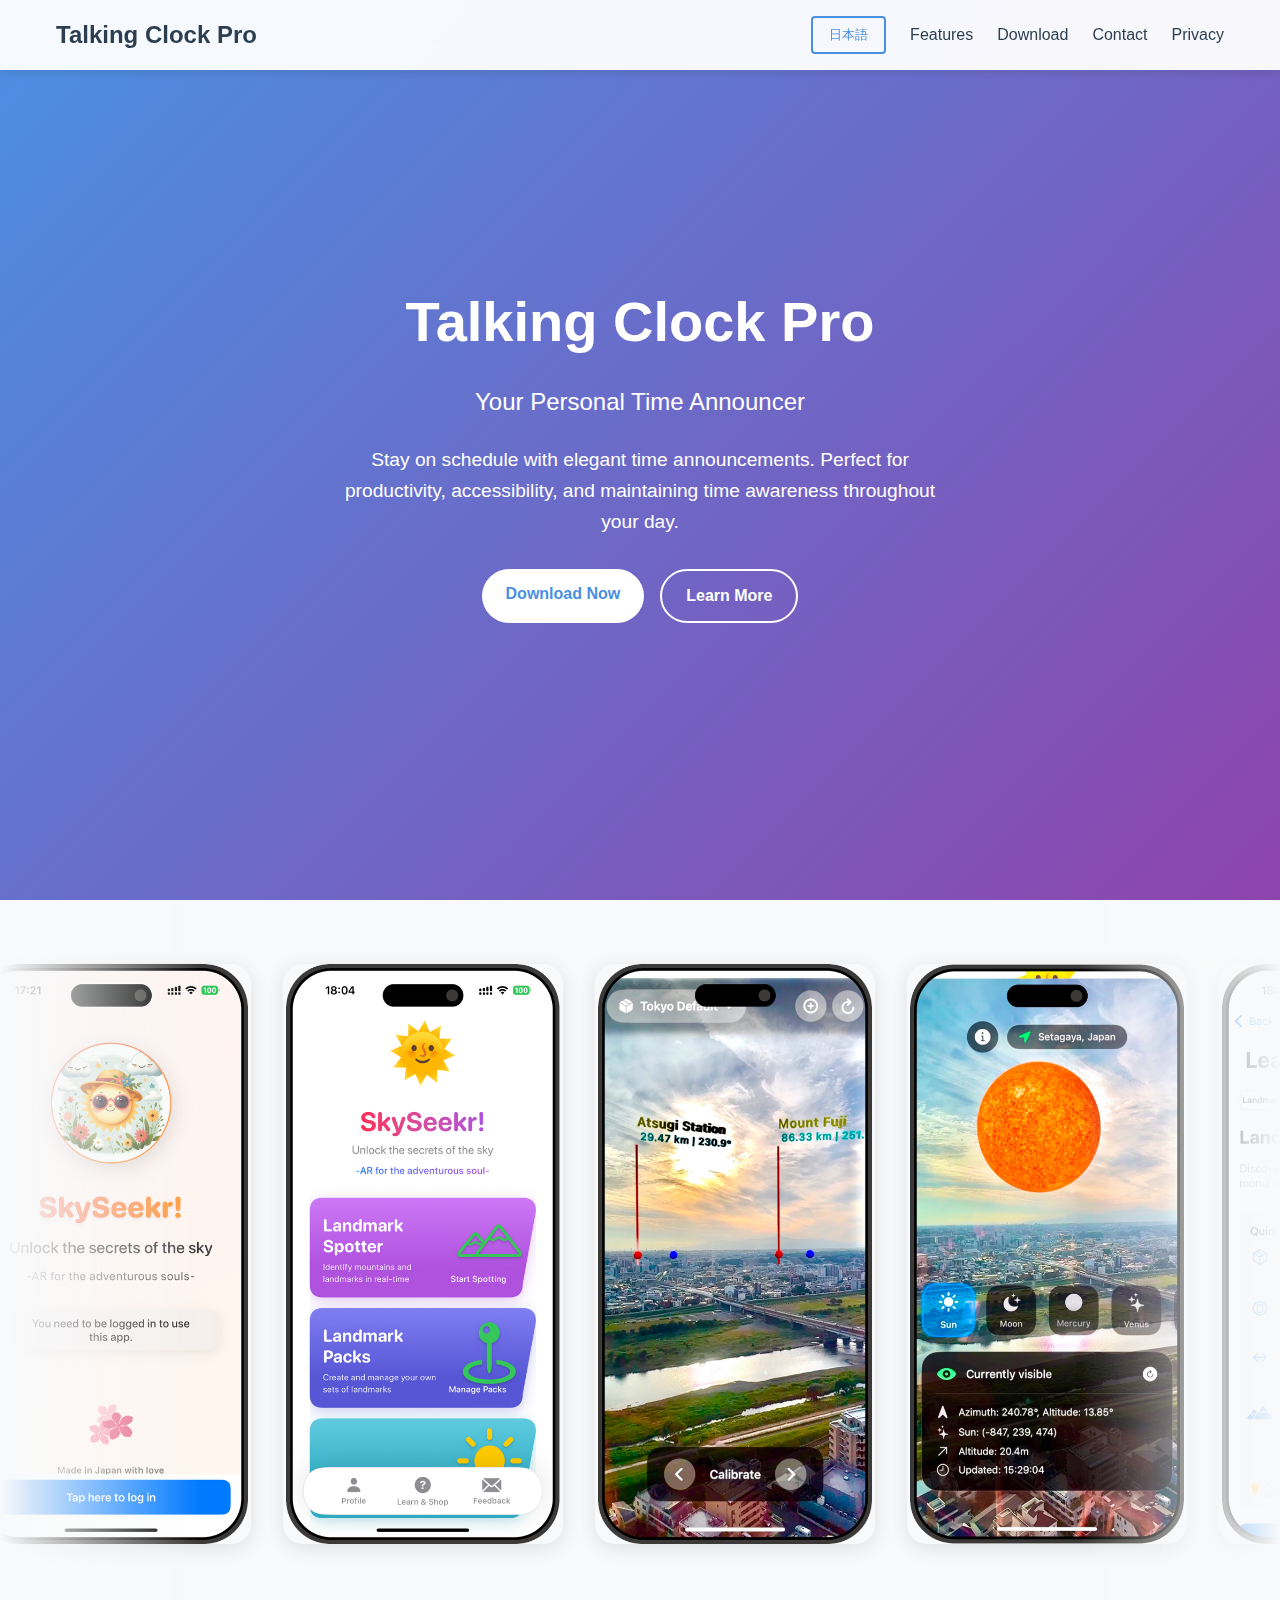
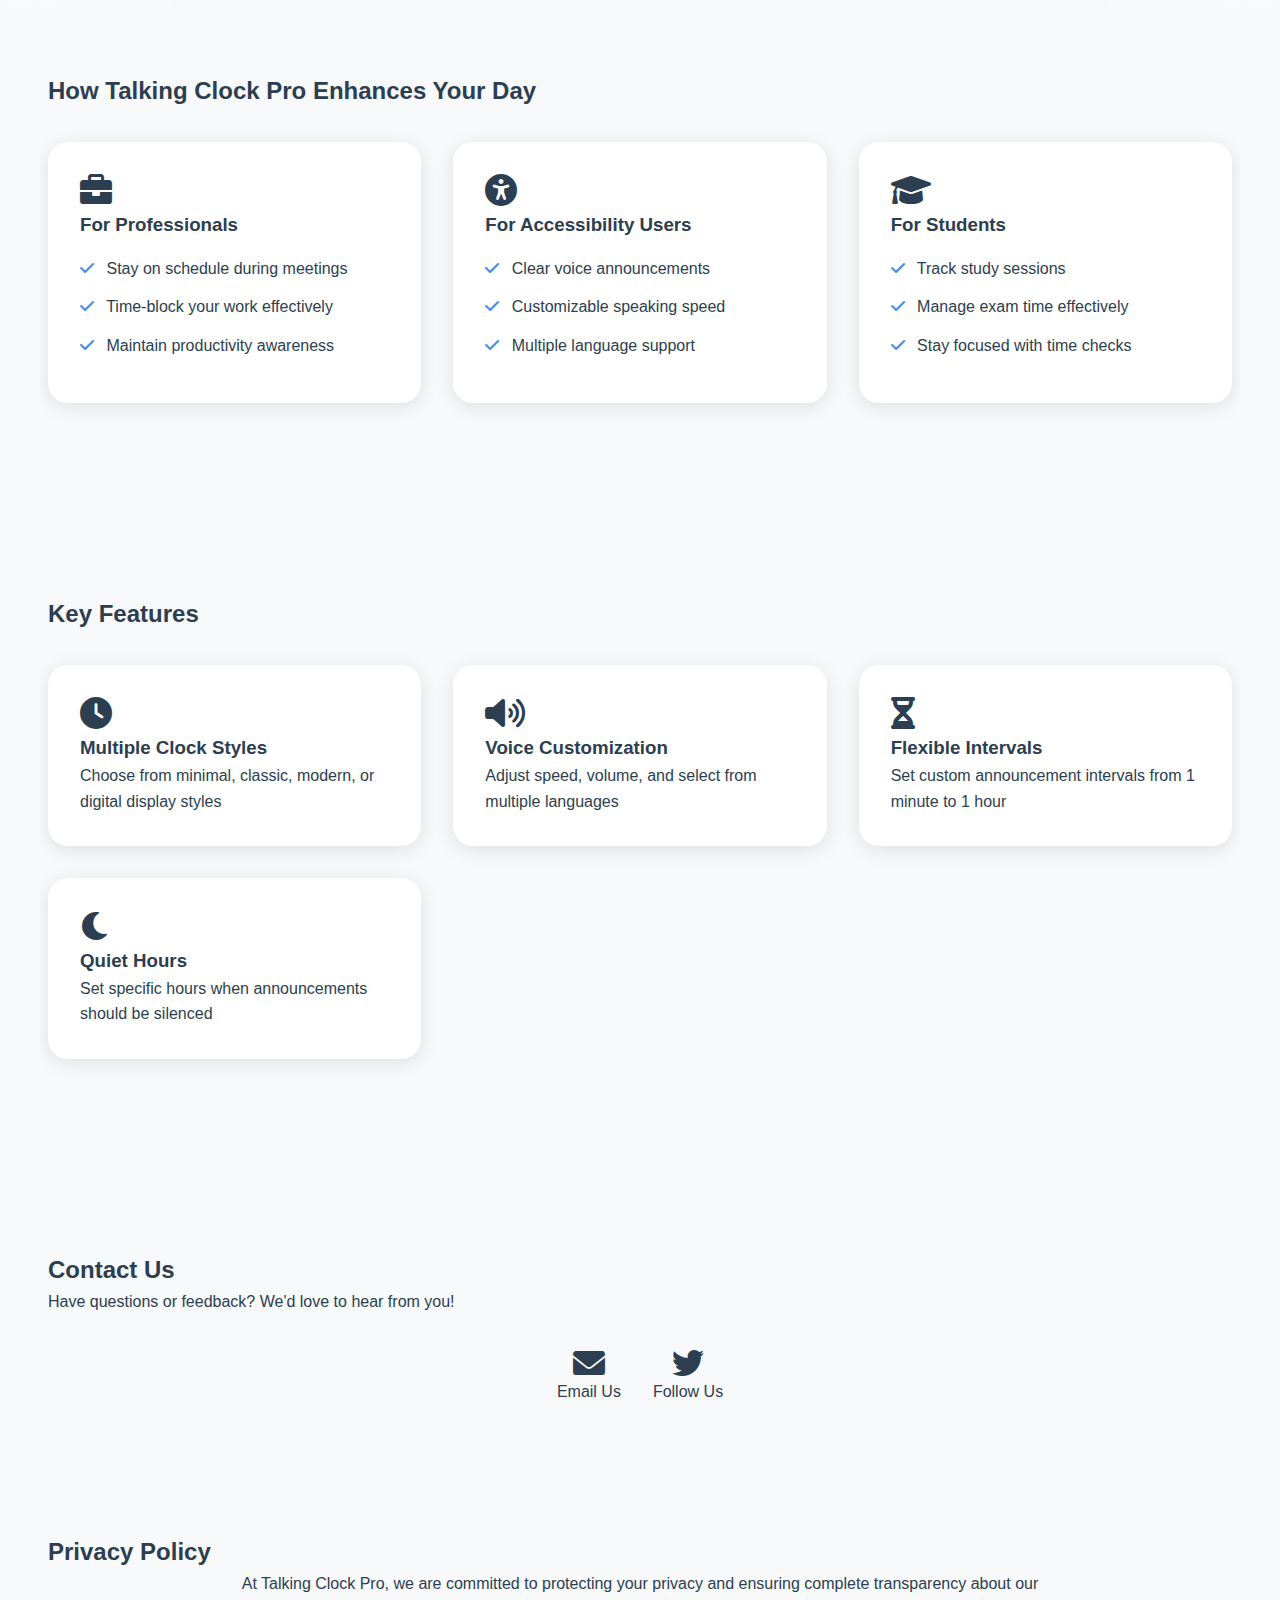
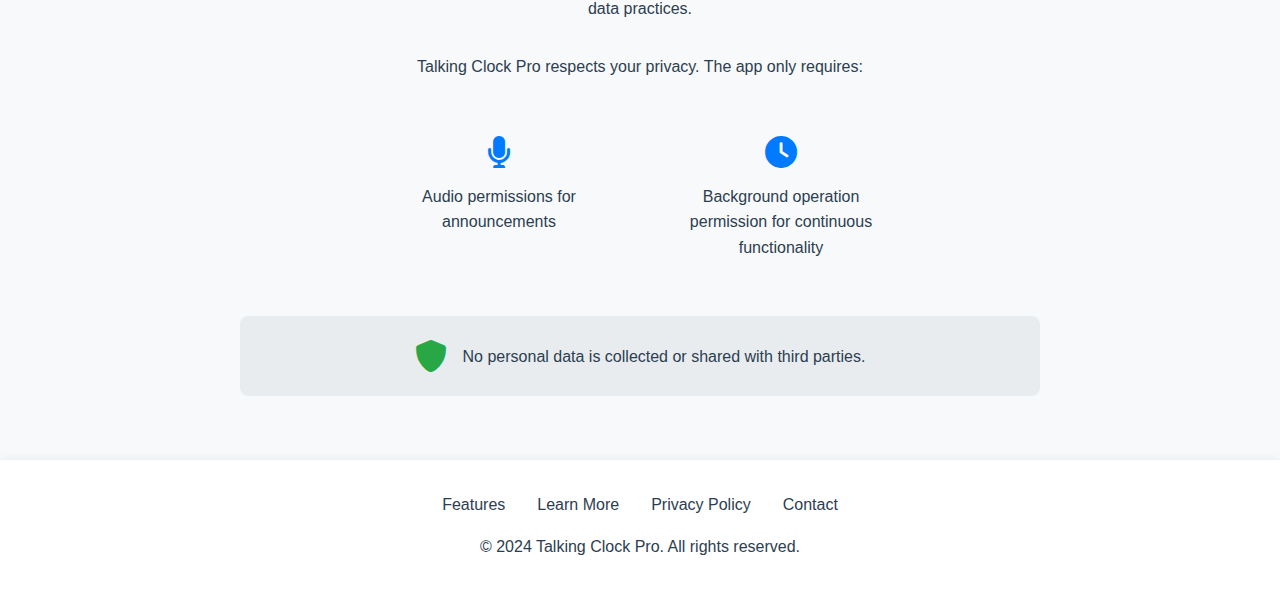
<file: index.html>
<!DOCTYPE html>
<html lang="en">
<head>
    <meta charset="UTF-8">
    <meta name="viewport" content="width=device-width, initial-scale=1.0">
    <title>Talking Clock Pro - Your Personal Time Announcer</title>
    <meta name="description" content="Stay on schedule with Talking Clock Pro - An innovative app that announces time at customizable intervals">
    <link rel="stylesheet" href="src/styles/globals.css">
    <link rel="stylesheet" href="https://cdnjs.cloudflare.com/ajax/libs/font-awesome/6.0.0/css/all.min.css">
</head>
<body>
    <!-- Navigation -->
    <nav class="nav">
        <div class="container nav-container">
            <div class="logo">
                <h2>Talking Clock Pro</h2>
            </div>
            <div class="nav-links">
                <button id="langToggle" class="lang-toggle">日本語</button>
                <a href="#features" data-i18n="nav.features">Features</a>
                <a href="https://apps.apple.com/app/speaking-clock-pro/id123456789" data-i18n="nav.download">Download</a>
                <a href="#contact" data-i18n="nav.contact">Contact</a>
                <a href="#privacy" data-i18n="nav.privacy">Privacy</a>
            </div>
        </div>
    </nav>

    <!-- Hero Section -->
    <section class="hero">
        <div class="container hero-content animate-fade-in">
            <h1>Talking Clock Pro</h1>
            <p class="hero-subtitle" data-i18n="hero.subtitle">Your Personal Time Announcer</p>
            <p class="hero-description" data-i18n="hero.description">
                Stay on schedule with elegant time announcements. Perfect for productivity,
                accessibility, and maintaining time awareness throughout your day.
            </p>
            <div class="hero-buttons">
                <a href="https://apps.apple.com/app/speaking-clock-pro/id123456789" class="btn btn-primary" data-i18n="hero.downloadNow">Download Now</a>
                <a href="#learn-more" class="btn btn-secondary" data-i18n="hero.learnMore">Learn More</a>
            </div>
        </div>
    </section>

    <section class="screenshot-showcase">
        <div class="screenshot-track">
            <!-- First set of images -->
            <div class="screenshot-item">
                <img src="public/images/content/screenshots_with_frames/screen1.png" alt="App Screenshot 1">
            </div>
            <div class="screenshot-item">
                <img src="public/images/content/screenshots_with_frames/screen2.png" alt="App Screenshot 2">
            </div>
            <div class="screenshot-item">
                <img src="public/images/content/screenshots_with_frames/screen3.png" alt="App Screenshot 3">
            </div>
            <div class="screenshot-item">
                <img src="public/images/content/screenshots_with_frames/screen4.png" alt="App Screenshot 4">
            </div>
            <div class="screenshot-item">
                <img src="public/images/content/screenshots_with_frames/screen5.png" alt="App Screenshot 5">
            </div>
            <div class="screenshot-item">
                <img src="public/images/content/screenshots_with_frames/screen6.png" alt="App Screenshot 6">
            </div>
            <!-- Duplicate set for seamless loop -->
            <div class="screenshot-item">
                <img src="public/images/content/screenshots_with_frames/screen1.png" alt="App Screenshot 1">
            </div>
            <div class="screenshot-item">
                <img src="public/images/content/screenshots_with_frames/screen2.png" alt="App Screenshot 2">
            </div>
            <div class="screenshot-item">
                <img src="public/images/content/screenshots_with_frames/screen3.png" alt="App Screenshot 3">
            </div>
            <div class="screenshot-item">
                <img src="public/images/content/screenshots_with_frames/screen4.png" alt="App Screenshot 4">
            </div>
            <div class="screenshot-item">
                <img src="public/images/content/screenshots_with_frames/screen5.png" alt="App Screenshot 5">
            </div>
            <div class="screenshot-item">
                <img src="public/images/content/screenshots_with_frames/screen6.png" alt="App Screenshot 6">
            </div>
        </div>
    </section>

<!-- Benefits Section -->
<section id="learn-more" class="learn-more">
    <div class="container">
        <h2 data-i18n="benefits.title">How Talking Clock Pro Enhances Your Day</h2>
        <div class="features-grid">
            <!-- Professionals Section -->
            <div class="feature-card">
                <i class="fas fa-briefcase fa-2x"></i>
                <h3 data-i18n="benefits.professionalsTitle">For Professionals</h3>
                <ul style="list-style: none; padding: 0; margin-top: 1rem;">
                    <li style="margin-bottom: 0.8rem;">
                        <i class="fas fa-check" style="color: var(--primary-color); margin-right: 8px;"></i>
                        <span>Stay on schedule during meetings</span>
                    </li>
                    <li style="margin-bottom: 0.8rem;">
                        <i class="fas fa-check" style="color: var(--primary-color); margin-right: 8px;"></i>
                        <span>Time-block your work effectively</span>
                    </li>
                    <li style="margin-bottom: 0.8rem;">
                        <i class="fas fa-check" style="color: var(--primary-color); margin-right: 8px;"></i>
                        <span>Maintain productivity awareness</span>
                    </li>
                </ul>
            </div>

            <!-- Accessibility Users Section -->
            <div class="feature-card">
                <i class="fas fa-universal-access fa-2x"></i>
                <h3 data-i18n="benefits.accessibilityTitle">For Accessibility Users</h3>
                <ul style="list-style: none; padding: 0; margin-top: 1rem;">
                    <li style="margin-bottom: 0.8rem;">
                        <i class="fas fa-check" style="color: var(--primary-color); margin-right: 8px;"></i>
                        <span>Clear voice announcements</span>
                    </li>
                    <li style="margin-bottom: 0.8rem;">
                        <i class="fas fa-check" style="color: var(--primary-color); margin-right: 8px;"></i>
                        <span>Customizable speaking speed</span>
                    </li>
                    <li style="margin-bottom: 0.8rem;">
                        <i class="fas fa-check" style="color: var(--primary-color); margin-right: 8px;"></i>
                        <span>Multiple language support</span>
                    </li>
                </ul>
            </div>

            <!-- Students Section -->
            <div class="feature-card">
                <i class="fas fa-graduation-cap fa-2x"></i>
                <h3 data-i18n="benefits.studentsTitle">For Students</h3>
                <ul style="list-style: none; padding: 0; margin-top: 1rem;">
                    <li style="margin-bottom: 0.8rem;">
                        <i class="fas fa-check" style="color: var(--primary-color); margin-right: 8px;"></i>
                        <span>Track study sessions</span>
                    </li>
                    <li style="margin-bottom: 0.8rem;">
                        <i class="fas fa-check" style="color: var(--primary-color); margin-right: 8px;"></i>
                        <span>Manage exam time effectively</span>
                    </li>
                    <li style="margin-bottom: 0.8rem;">
                        <i class="fas fa-check" style="color: var(--primary-color); margin-right: 8px;"></i>
                        <span>Stay focused with time checks</span>
                    </li>
                </ul>
            </div>
        </div>
    </div>
</section>

<!-- Features Section -->
<section id="features" class="features">
    <div class="container">
        <h2 data-i18n="features.title">Key Features</h2>
        <div class="features-grid">
            <div class="feature-card">
                <i class="fas fa-clock fa-2x"></i>
                <h3 data-i18n="features.clockStyle.h3">Multiple Clock Styles</h3>
                <p data-i18n="features.clockStyle.p">Choose from minimal, classic, modern, or digital display styles</p>
            </div>
            <div class="feature-card">
                <i class="fas fa-volume-up fa-2x"></i>
                <h3 data-i18n="features.voiceCustomization.h3">Voice Customization</h3>
                <p data-i18n="features.voiceCustomization.p">Adjust speed, volume, and select from multiple languages</p>
            </div>
            <div class="feature-card">
                <i class="fas fa-hourglass-half fa-2x"></i>
                <h3 data-i18n="features.intervals.h3">Flexible Intervals</h3>
                <p data-i18n="features.intervals.p">Set custom announcement intervals from 1 minute to 1 hour</p>
            </div>
            <div class="feature-card">
                <i class="fas fa-moon fa-2x"></i>
                <h3 data-i18n="features.quietHours.h3">Quiet Hours</h3>
                <p data-i18n="features.quietHours.p">Set specific hours when announcements should be silenced</p>
            </div>
        </div>
    </div>
</section>

<!-- Contact Section -->
<section id="contact" class="contact">
    <div class="container">
        <h2 data-i18n="contact.title">Contact Us</h2>
        <div class="contact-content">
            <p data-i18n="contact.description">Have questions or feedback? We'd love to hear from you!</p>
            <div class="contact-methods">
                <a href="mailto:harmonyastroapp@gmail.com" class="contact-method">
                    <i class="fas fa-envelope fa-2x"></i>
                    <span data-i18n="contact.emailUs">Email Us</span>
                </a>
                <a href="https://twitter.com/" class="contact-method">
                    <i class="fab fa-twitter fa-2x"></i>
                    <span data-i18n="contact.followUs">Follow Us</span>
                </a>
            </div>
        </div>
    </div>
</section>

<!-- Privacy Policy Section -->
<section id="privacy" class="privacy">
    <div class="container">
        <h2 data-i18n="privacy.title">Privacy Policy</h2>
        <div class="privacy-content">
            <p data-i18n="privacy.commitment">At Talking Clock Pro, we are committed to protecting your privacy and ensuring complete transparency about our data practices.</p>
            
            <div class="privacy-details">
                <p data-i18n="privacy.intro">Talking Clock Pro respects your privacy. The app only requires:</p>
                <div class="permission-items">
                    <div class="permission-item">
                        <i class="fas fa-microphone fa-2x"></i>
                        <span data-i18n="privacy.audioPermission">Audio permissions for announcements</span>
                    </div>
                    <div class="permission-item">
                        <i class="fas fa-clock fa-2x"></i>
                        <span data-i18n="privacy.backgroundPermission">Background operation permission for continuous functionality</span>
                    </div>
                </div>
                
                <div class="privacy-guarantee">
                    <i class="fas fa-shield-alt fa-2x"></i>
                    <p data-i18n="privacy.dataPolicy">No personal data is collected or shared with third parties.</p>
                </div>
            </div>
        </div>
    </div>
</section>

<!-- Footer -->
<footer>
    <div class="container">
        <div class="footer-content">
            <div class="footer-links">
                <a href="#features">Features</a>
                <a href="#learn-more">Learn More</a>
                <a href="#privacy">Privacy Policy</a>
                <a href="#contact">Contact</a>
            </div>
            <p>&copy; 2024 Talking Clock Pro. All rights reserved.</p>
        </div>
    </div>
</footer>
<script src="src/scripts/screenshot-scroll.js"></script>
<script src="src/scripts/translations.js"></script>
</body>
</html>
</file>
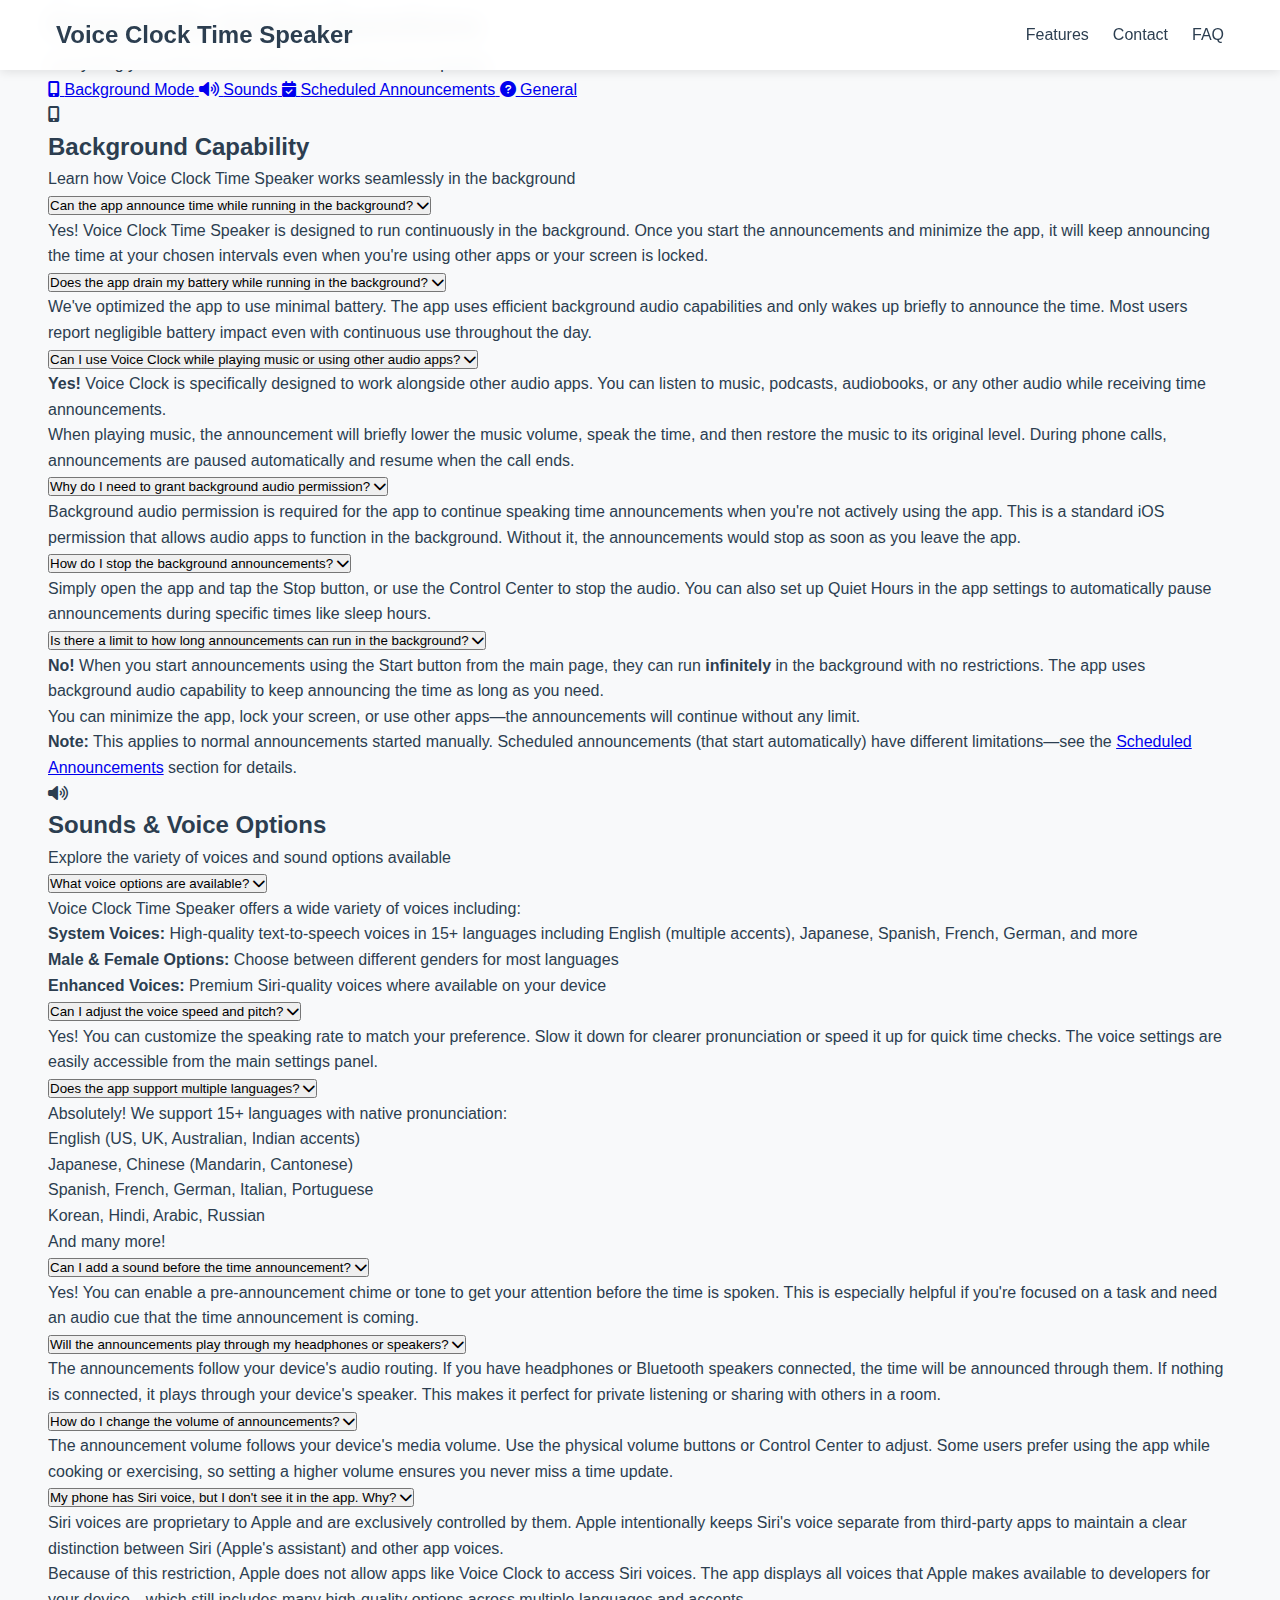
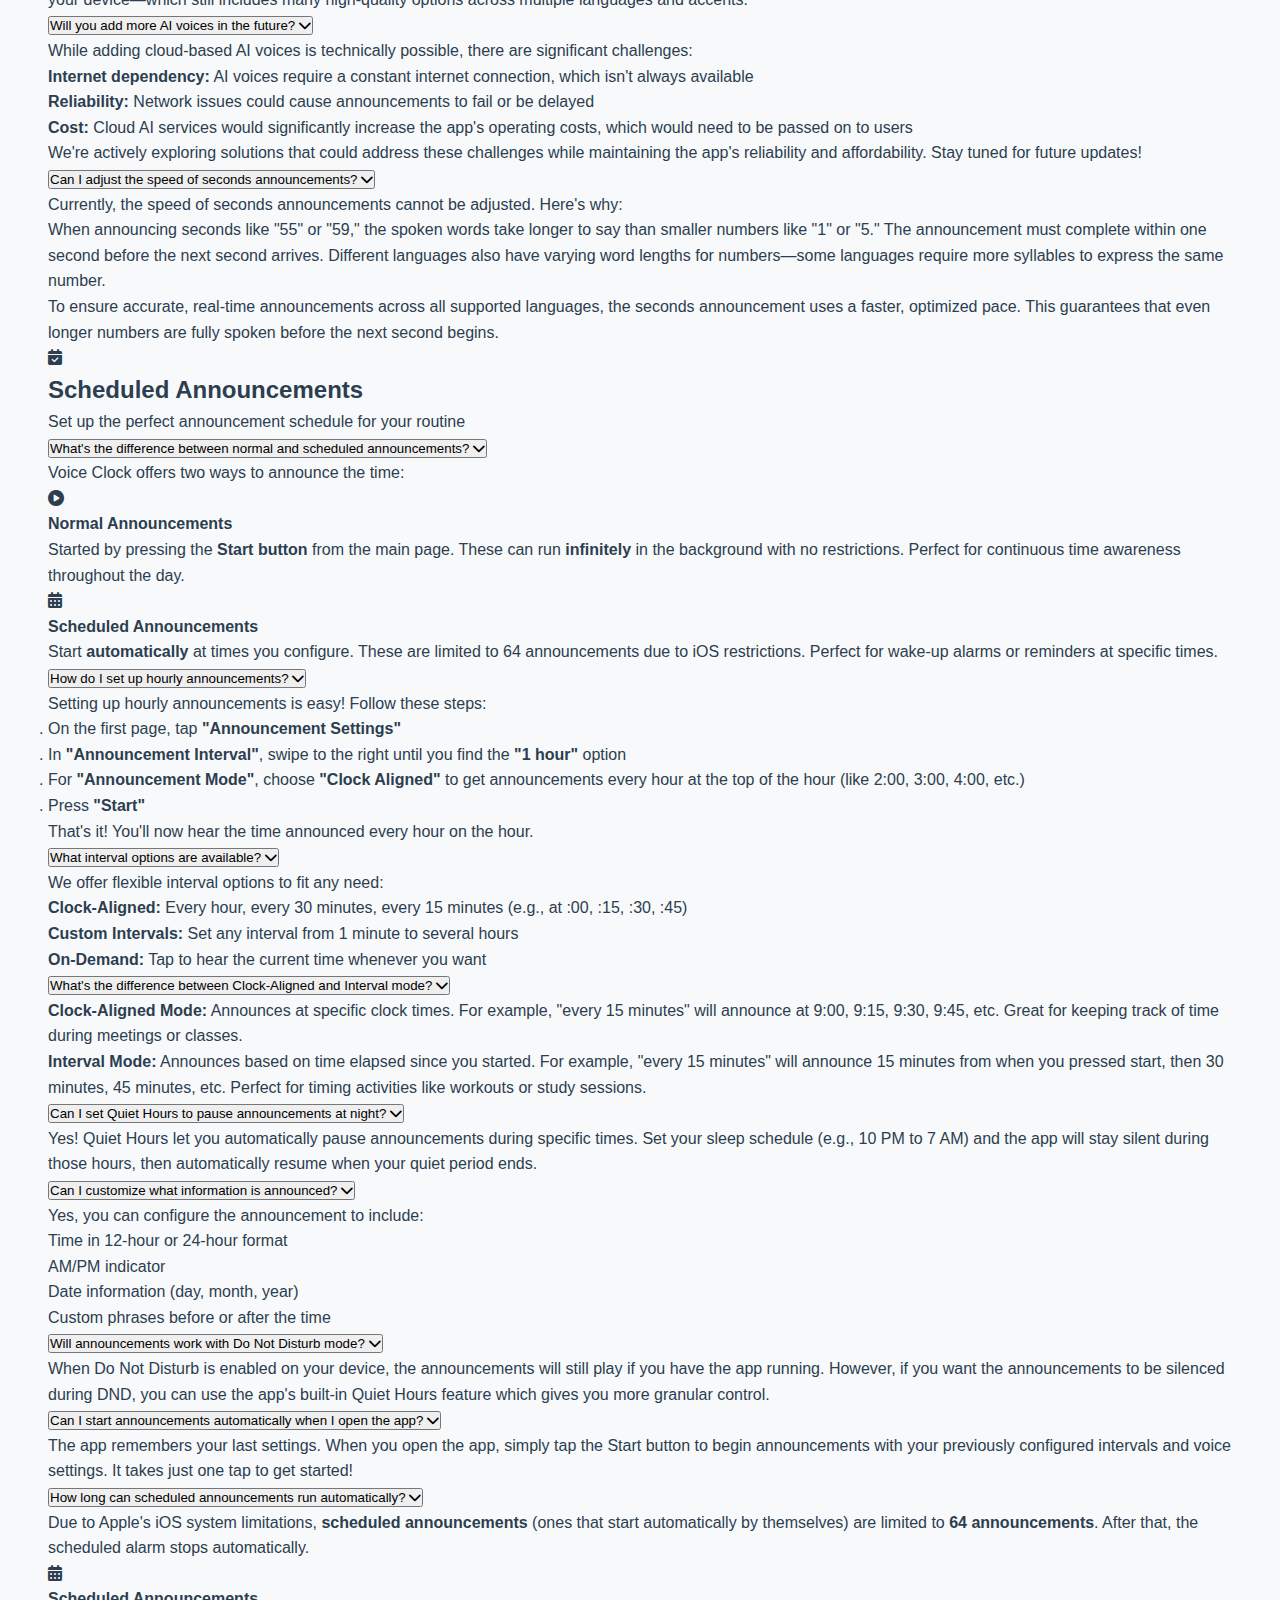
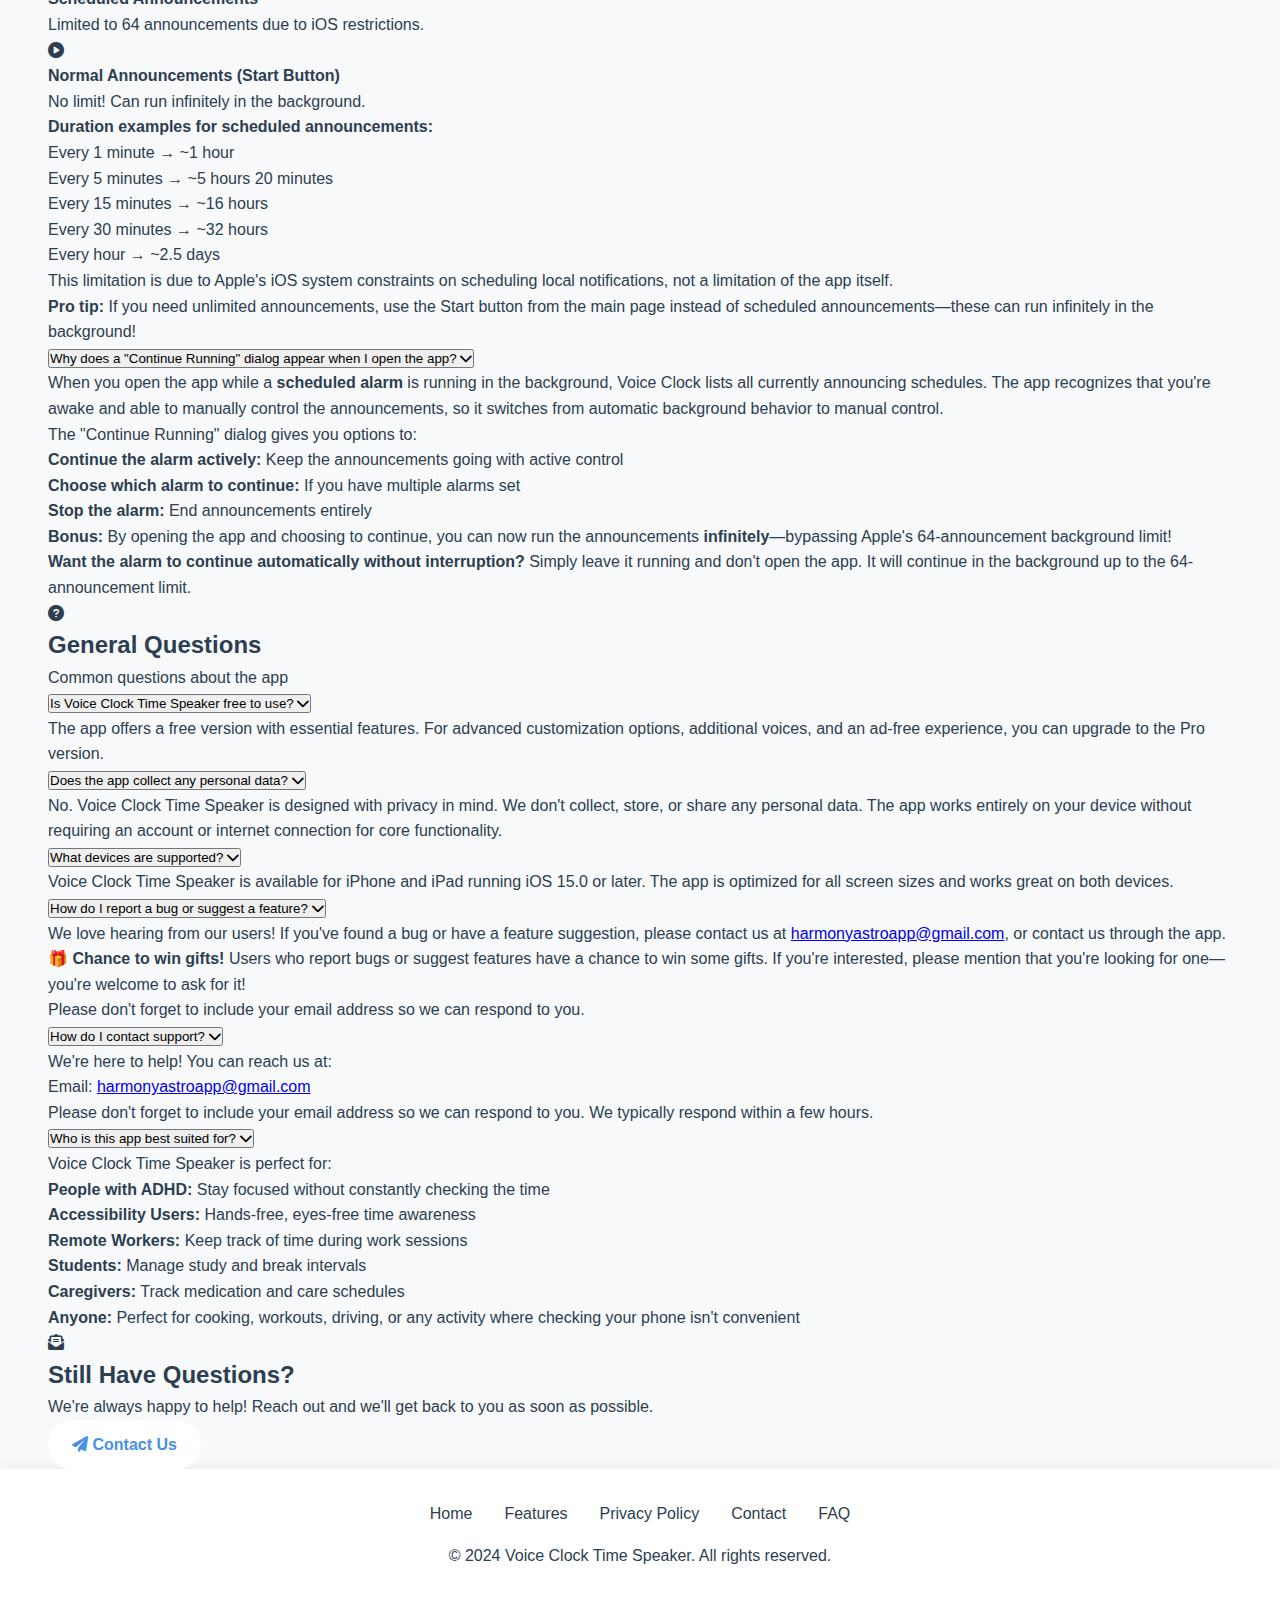
<file: faq.html>
<!DOCTYPE html>
<html lang="en">
<head>
    <meta charset="UTF-8">
    <meta name="viewport" content="width=device-width, initial-scale=1.0">
    <title>FAQ - Voice Clock Time Speaker</title>
    <meta name="description" content="Frequently Asked Questions about Voice Clock Time Speaker - Learn about background operation, sounds, scheduled announcements, and more.">
    <link rel="stylesheet" href="src/styles/globals.css">
    <link rel="stylesheet" href="https://cdnjs.cloudflare.com/ajax/libs/font-awesome/6.0.0/css/all.min.css">
</head>
<body>
    <!-- Navigation -->
    <nav class="nav">
        <div class="container nav-container">
            <div class="logo">
                <a href="index.html" style="text-decoration: none; color: inherit;">
                    <h2>Voice Clock Time Speaker</h2>
                </a>
            </div>
            <div class="nav-links">
                <a href="index.html#features">Features</a>
                <a href="index.html#contact">Contact</a>
                <a href="#" class="active">FAQ</a>
            </div>
        </div>
    </nav>

    <!-- FAQ Hero Section -->
    <section class="faq-hero">
        <div class="container">
            <div class="faq-hero-content animate-fade-in">
                <h1>Frequently Asked Questions</h1>
                <p class="faq-hero-subtitle">Everything you need to know about Voice Clock Time Speaker</p>
            </div>
        </div>
    </section>

    <!-- Quick Navigation -->
    <section class="faq-nav-section">
        <div class="container">
            <div class="faq-quick-nav">
                <a href="#background-capability" class="faq-nav-item">
                    <i class="fas fa-mobile-screen-button"></i>
                    <span>Background Mode</span>
                </a>
                <a href="#sounds" class="faq-nav-item">
                    <i class="fas fa-volume-high"></i>
                    <span>Sounds</span>
                </a>
                <a href="#scheduled-announcements" class="faq-nav-item">
                    <i class="fas fa-calendar-check"></i>
                    <span>Scheduled Announcements</span>
                </a>
                <a href="#general" class="faq-nav-item">
                    <i class="fas fa-circle-question"></i>
                    <span>General</span>
                </a>
            </div>
        </div>
    </section>

    <!-- FAQ Content -->
    <main class="faq-content">
        <div class="container">
            
            <!-- Background Capability Section -->
            <section id="background-capability" class="faq-section">
                <div class="faq-section-header">
                    <i class="fas fa-mobile-screen-button"></i>
                    <h2>Background Capability</h2>
                </div>
                <p class="faq-section-description">Learn how Voice Clock Time Speaker works seamlessly in the background</p>
                
                <div class="faq-list">
                    <div class="faq-item">
                        <button class="faq-question">
                            <span>Can the app announce time while running in the background?</span>
                            <i class="fas fa-chevron-down"></i>
                        </button>
                        <div class="faq-answer">
                            <p>Yes! Voice Clock Time Speaker is designed to run continuously in the background. Once you start the announcements and minimize the app, it will keep announcing the time at your chosen intervals even when you're using other apps or your screen is locked.</p>
                        </div>
                    </div>

                    <div class="faq-item">
                        <button class="faq-question">
                            <span>Does the app drain my battery while running in the background?</span>
                            <i class="fas fa-chevron-down"></i>
                        </button>
                        <div class="faq-answer">
                            <p>We've optimized the app to use minimal battery. The app uses efficient background audio capabilities and only wakes up briefly to announce the time. Most users report negligible battery impact even with continuous use throughout the day.</p>
                        </div>
                    </div>

                    <div class="faq-item">
                        <button class="faq-question">
                            <span>Can I use Voice Clock while playing music or using other audio apps?</span>
                            <i class="fas fa-chevron-down"></i>
                        </button>
                        <div class="faq-answer">
                            <p><strong>Yes!</strong> Voice Clock is specifically designed to work alongside other audio apps. You can listen to music, podcasts, audiobooks, or any other audio while receiving time announcements.</p>
                            <p>When playing music, the announcement will briefly lower the music volume, speak the time, and then restore the music to its original level. During phone calls, announcements are paused automatically and resume when the call ends.</p>
                        </div>
                    </div>

                    <div class="faq-item">
                        <button class="faq-question">
                            <span>Why do I need to grant background audio permission?</span>
                            <i class="fas fa-chevron-down"></i>
                        </button>
                        <div class="faq-answer">
                            <p>Background audio permission is required for the app to continue speaking time announcements when you're not actively using the app. This is a standard iOS permission that allows audio apps to function in the background. Without it, the announcements would stop as soon as you leave the app.</p>
                        </div>
                    </div>

                    <div class="faq-item">
                        <button class="faq-question">
                            <span>How do I stop the background announcements?</span>
                            <i class="fas fa-chevron-down"></i>
                        </button>
                        <div class="faq-answer">
                            <p>Simply open the app and tap the Stop button, or use the Control Center to stop the audio. You can also set up Quiet Hours in the app settings to automatically pause announcements during specific times like sleep hours.</p>
                        </div>
                    </div>

                    <div class="faq-item">
                        <button class="faq-question">
                            <span>Is there a limit to how long announcements can run in the background?</span>
                            <i class="fas fa-chevron-down"></i>
                        </button>
                        <div class="faq-answer">
                            <p><strong>No!</strong> When you start announcements using the Start button from the main page, they can run <strong>infinitely</strong> in the background with no restrictions. The app uses background audio capability to keep announcing the time as long as you need.</p>
                            <p>You can minimize the app, lock your screen, or use other apps—the announcements will continue without any limit.</p>
                            <p><strong>Note:</strong> This applies to normal announcements started manually. Scheduled announcements (that start automatically) have different limitations—see the <a href="#scheduled-announcements">Scheduled Announcements</a> section for details.</p>
                        </div>
                    </div>
                </div>
            </section>

            <!-- Sounds Section -->
            <section id="sounds" class="faq-section">
                <div class="faq-section-header">
                    <i class="fas fa-volume-high"></i>
                    <h2>Sounds & Voice Options</h2>
                </div>
                <p class="faq-section-description">Explore the variety of voices and sound options available</p>
                
                <div class="faq-list">
                    <div class="faq-item">
                        <button class="faq-question">
                            <span>What voice options are available?</span>
                            <i class="fas fa-chevron-down"></i>
                        </button>
                        <div class="faq-answer">
                            <p>Voice Clock Time Speaker offers a wide variety of voices including:</p>
                            <ul>
                                <li><strong>System Voices:</strong> High-quality text-to-speech voices in 15+ languages including English (multiple accents), Japanese, Spanish, French, German, and more</li>
                                <li><strong>Male & Female Options:</strong> Choose between different genders for most languages</li>
                                <li><strong>Enhanced Voices:</strong> Premium Siri-quality voices where available on your device</li>
                            </ul>
                        </div>
                    </div>

                    <div class="faq-item">
                        <button class="faq-question">
                            <span>Can I adjust the voice speed and pitch?</span>
                            <i class="fas fa-chevron-down"></i>
                        </button>
                        <div class="faq-answer">
                            <p>Yes! You can customize the speaking rate to match your preference. Slow it down for clearer pronunciation or speed it up for quick time checks. The voice settings are easily accessible from the main settings panel.</p>
                        </div>
                    </div>

                    <div class="faq-item">
                        <button class="faq-question">
                            <span>Does the app support multiple languages?</span>
                            <i class="fas fa-chevron-down"></i>
                        </button>
                        <div class="faq-answer">
                            <p>Absolutely! We support 15+ languages with native pronunciation:</p>
                            <ul>
                                <li>English (US, UK, Australian, Indian accents)</li>
                                <li>Japanese, Chinese (Mandarin, Cantonese)</li>
                                <li>Spanish, French, German, Italian, Portuguese</li>
                                <li>Korean, Hindi, Arabic, Russian</li>
                                <li>And many more!</li>
                            </ul>
                        </div>
                    </div>

                    <div class="faq-item">
                        <button class="faq-question">
                            <span>Can I add a sound before the time announcement?</span>
                            <i class="fas fa-chevron-down"></i>
                        </button>
                        <div class="faq-answer">
                            <p>Yes! You can enable a pre-announcement chime or tone to get your attention before the time is spoken. This is especially helpful if you're focused on a task and need an audio cue that the time announcement is coming.</p>
                        </div>
                    </div>

                    <div class="faq-item">
                        <button class="faq-question">
                            <span>Will the announcements play through my headphones or speakers?</span>
                            <i class="fas fa-chevron-down"></i>
                        </button>
                        <div class="faq-answer">
                            <p>The announcements follow your device's audio routing. If you have headphones or Bluetooth speakers connected, the time will be announced through them. If nothing is connected, it plays through your device's speaker. This makes it perfect for private listening or sharing with others in a room.</p>
                        </div>
                    </div>

                    <div class="faq-item">
                        <button class="faq-question">
                            <span>How do I change the volume of announcements?</span>
                            <i class="fas fa-chevron-down"></i>
                        </button>
                        <div class="faq-answer">
                            <p>The announcement volume follows your device's media volume. Use the physical volume buttons or Control Center to adjust. Some users prefer using the app while cooking or exercising, so setting a higher volume ensures you never miss a time update.</p>
                        </div>
                    </div>

                    <div class="faq-item">
                        <button class="faq-question">
                            <span>My phone has Siri voice, but I don't see it in the app. Why?</span>
                            <i class="fas fa-chevron-down"></i>
                        </button>
                        <div class="faq-answer">
                            <p>Siri voices are proprietary to Apple and are exclusively controlled by them. Apple intentionally keeps Siri's voice separate from third-party apps to maintain a clear distinction between Siri (Apple's assistant) and other app voices.</p>
                            <p>Because of this restriction, Apple does not allow apps like Voice Clock to access Siri voices. The app displays all voices that Apple makes available to developers for your device—which still includes many high-quality options across multiple languages and accents.</p>
                        </div>
                    </div>

                    <div class="faq-item">
                        <button class="faq-question">
                            <span>Will you add more AI voices in the future?</span>
                            <i class="fas fa-chevron-down"></i>
                        </button>
                        <div class="faq-answer">
                            <p>While adding cloud-based AI voices is technically possible, there are significant challenges:</p>
                            <ul>
                                <li><strong>Internet dependency:</strong> AI voices require a constant internet connection, which isn't always available</li>
                                <li><strong>Reliability:</strong> Network issues could cause announcements to fail or be delayed</li>
                                <li><strong>Cost:</strong> Cloud AI services would significantly increase the app's operating costs, which would need to be passed on to users</li>
                            </ul>
                            <p>We're actively exploring solutions that could address these challenges while maintaining the app's reliability and affordability. Stay tuned for future updates!</p>
                        </div>
                    </div>

                    <div class="faq-item">
                        <button class="faq-question">
                            <span>Can I adjust the speed of seconds announcements?</span>
                            <i class="fas fa-chevron-down"></i>
                        </button>
                        <div class="faq-answer">
                            <p>Currently, the speed of seconds announcements cannot be adjusted. Here's why:</p>
                            <p>When announcing seconds like "55" or "59," the spoken words take longer to say than smaller numbers like "1" or "5." The announcement must complete within one second before the next second arrives. Different languages also have varying word lengths for numbers—some languages require more syllables to express the same number.</p>
                            <p>To ensure accurate, real-time announcements across all supported languages, the seconds announcement uses a faster, optimized pace. This guarantees that even longer numbers are fully spoken before the next second begins.</p>
                        </div>
                    </div>
                </div>
            </section>

            <!-- Scheduled Announcements Section -->
            <section id="scheduled-announcements" class="faq-section">
                <div class="faq-section-header">
                    <i class="fas fa-calendar-check"></i>
                    <h2>Scheduled Announcements</h2>
                </div>
                <p class="faq-section-description">Set up the perfect announcement schedule for your routine</p>
                
                <div class="faq-list">
                    <div class="faq-item">
                        <button class="faq-question">
                            <span>What's the difference between normal and scheduled announcements?</span>
                            <i class="fas fa-chevron-down"></i>
                        </button>
                        <div class="faq-answer">
                            <p>Voice Clock offers two ways to announce the time:</p>
                            <div class="faq-info-box">
                                <div class="faq-info-item">
                                    <i class="fas fa-play-circle"></i>
                                    <div>
                                        <strong>Normal Announcements</strong>
                                        <p>Started by pressing the <strong>Start button</strong> from the main page. These can run <strong>infinitely</strong> in the background with no restrictions. Perfect for continuous time awareness throughout the day.</p>
                                    </div>
                                </div>
                                <div class="faq-info-item">
                                    <i class="fas fa-calendar-alt"></i>
                                    <div>
                                        <strong>Scheduled Announcements</strong>
                                        <p>Start <strong>automatically</strong> at times you configure. These are limited to 64 announcements due to iOS restrictions. Perfect for wake-up alarms or reminders at specific times.</p>
                                    </div>
                                </div>
                            </div>
                        </div>
                    </div>

                    <div class="faq-item">
                        <button class="faq-question">
                            <span>How do I set up hourly announcements?</span>
                            <i class="fas fa-chevron-down"></i>
                        </button>
                        <div class="faq-answer">
                            <p>Setting up hourly announcements is easy! Follow these steps:</p>
                            <ol class="faq-steps">
                                <li>On the first page, tap <strong>"Announcement Settings"</strong></li>
                                <li>In <strong>"Announcement Interval"</strong>, swipe to the right until you find the <strong>"1 hour"</strong> option</li>
                                <li>For <strong>"Announcement Mode"</strong>, choose <strong>"Clock Aligned"</strong> to get announcements every hour at the top of the hour (like 2:00, 3:00, 4:00, etc.)</li>
                                <li>Press <strong>"Start"</strong></li>
                            </ol>
                            <p>That's it! You'll now hear the time announced every hour on the hour.</p>
                        </div>
                    </div>

                    <div class="faq-item">
                        <button class="faq-question">
                            <span>What interval options are available?</span>
                            <i class="fas fa-chevron-down"></i>
                        </button>
                        <div class="faq-answer">
                            <p>We offer flexible interval options to fit any need:</p>
                            <ul>
                                <li><strong>Clock-Aligned:</strong> Every hour, every 30 minutes, every 15 minutes (e.g., at :00, :15, :30, :45)</li>
                                <li><strong>Custom Intervals:</strong> Set any interval from 1 minute to several hours</li>
                                <li><strong>On-Demand:</strong> Tap to hear the current time whenever you want</li>
                            </ul>
                        </div>
                    </div>

                    <div class="faq-item">
                        <button class="faq-question">
                            <span>What's the difference between Clock-Aligned and Interval mode?</span>
                            <i class="fas fa-chevron-down"></i>
                        </button>
                        <div class="faq-answer">
                            <p><strong>Clock-Aligned Mode:</strong> Announces at specific clock times. For example, "every 15 minutes" will announce at 9:00, 9:15, 9:30, 9:45, etc. Great for keeping track of time during meetings or classes.</p>
                            <p><strong>Interval Mode:</strong> Announces based on time elapsed since you started. For example, "every 15 minutes" will announce 15 minutes from when you pressed start, then 30 minutes, 45 minutes, etc. Perfect for timing activities like workouts or study sessions.</p>
                        </div>
                    </div>

                    <div class="faq-item">
                        <button class="faq-question">
                            <span>Can I set Quiet Hours to pause announcements at night?</span>
                            <i class="fas fa-chevron-down"></i>
                        </button>
                        <div class="faq-answer">
                            <p>Yes! Quiet Hours let you automatically pause announcements during specific times. Set your sleep schedule (e.g., 10 PM to 7 AM) and the app will stay silent during those hours, then automatically resume when your quiet period ends.</p>
                        </div>
                    </div>

                    <div class="faq-item">
                        <button class="faq-question">
                            <span>Can I customize what information is announced?</span>
                            <i class="fas fa-chevron-down"></i>
                        </button>
                        <div class="faq-answer">
                            <p>Yes, you can configure the announcement to include:</p>
                            <ul>
                                <li>Time in 12-hour or 24-hour format</li>
                                <li>AM/PM indicator</li>
                                <li>Date information (day, month, year)</li>
                                <li>Custom phrases before or after the time</li>
                            </ul>
                        </div>
                    </div>

                    <div class="faq-item">
                        <button class="faq-question">
                            <span>Will announcements work with Do Not Disturb mode?</span>
                            <i class="fas fa-chevron-down"></i>
                        </button>
                        <div class="faq-answer">
                            <p>When Do Not Disturb is enabled on your device, the announcements will still play if you have the app running. However, if you want the announcements to be silenced during DND, you can use the app's built-in Quiet Hours feature which gives you more granular control.</p>
                        </div>
                    </div>

                    <div class="faq-item">
                        <button class="faq-question">
                            <span>Can I start announcements automatically when I open the app?</span>
                            <i class="fas fa-chevron-down"></i>
                        </button>
                        <div class="faq-answer">
                            <p>The app remembers your last settings. When you open the app, simply tap the Start button to begin announcements with your previously configured intervals and voice settings. It takes just one tap to get started!</p>
                        </div>
                    </div>

                    <div class="faq-item">
                        <button class="faq-question">
                            <span>How long can scheduled announcements run automatically?</span>
                            <i class="fas fa-chevron-down"></i>
                        </button>
                        <div class="faq-answer">
                            <p>Due to Apple's iOS system limitations, <strong>scheduled announcements</strong> (ones that start automatically by themselves) are limited to <strong>64 announcements</strong>. After that, the scheduled alarm stops automatically.</p>
                            <div class="faq-info-box">
                                <div class="faq-info-item">
                                    <i class="fas fa-calendar-alt"></i>
                                    <div>
                                        <strong>Scheduled Announcements</strong>
                                        <p>Limited to 64 announcements due to iOS restrictions.</p>
                                    </div>
                                </div>
                                <div class="faq-info-item">
                                    <i class="fas fa-play-circle"></i>
                                    <div>
                                        <strong>Normal Announcements (Start Button)</strong>
                                        <p>No limit! Can run infinitely in the background.</p>
                                    </div>
                                </div>
                            </div>
                            <p><strong>Duration examples for scheduled announcements:</strong></p>
                            <ul>
                                <li>Every 1 minute → ~1 hour</li>
                                <li>Every 5 minutes → ~5 hours 20 minutes</li>
                                <li>Every 15 minutes → ~16 hours</li>
                                <li>Every 30 minutes → ~32 hours</li>
                                <li>Every hour → ~2.5 days</li>
                            </ul>
                            <p>This limitation is due to Apple's iOS system constraints on scheduling local notifications, not a limitation of the app itself.</p>
                            <p><strong>Pro tip:</strong> If you need unlimited announcements, use the Start button from the main page instead of scheduled announcements—these can run infinitely in the background!</p>
                        </div>
                    </div>

                    <div class="faq-item">
                        <button class="faq-question">
                            <span>Why does a "Continue Running" dialog appear when I open the app?</span>
                            <i class="fas fa-chevron-down"></i>
                        </button>
                        <div class="faq-answer">
                            <p>When you open the app while a <strong>scheduled alarm</strong> is running in the background, Voice Clock lists all currently announcing schedules. The app recognizes that you're awake and able to manually control the announcements, so it switches from automatic background behavior to manual control.</p>
                            <p>The "Continue Running" dialog gives you options to:</p>
                            <ul>
                                <li><strong>Continue the alarm actively:</strong> Keep the announcements going with active control</li>
                                <li><strong>Choose which alarm to continue:</strong> If you have multiple alarms set</li>
                                <li><strong>Stop the alarm:</strong> End announcements entirely</li>
                            </ul>
                            <p><strong>Bonus:</strong> By opening the app and choosing to continue, you can now run the announcements <strong>infinitely</strong>—bypassing Apple's 64-announcement background limit!</p>
                            <p><strong>Want the alarm to continue automatically without interruption?</strong> Simply leave it running and don't open the app. It will continue in the background up to the 64-announcement limit.</p>
                        </div>
                    </div>
                </div>
            </section>

            <!-- General Section -->
            <section id="general" class="faq-section">
                <div class="faq-section-header">
                    <i class="fas fa-circle-question"></i>
                    <h2>General Questions</h2>
                </div>
                <p class="faq-section-description">Common questions about the app</p>
                
                <div class="faq-list">
                    <div class="faq-item">
                        <button class="faq-question">
                            <span>Is Voice Clock Time Speaker free to use?</span>
                            <i class="fas fa-chevron-down"></i>
                        </button>
                        <div class="faq-answer">
                            <p>The app offers a free version with essential features. For advanced customization options, additional voices, and an ad-free experience, you can upgrade to the Pro version.</p>
                        </div>
                    </div>

                    <div class="faq-item">
                        <button class="faq-question">
                            <span>Does the app collect any personal data?</span>
                            <i class="fas fa-chevron-down"></i>
                        </button>
                        <div class="faq-answer">
                            <p>No. Voice Clock Time Speaker is designed with privacy in mind. We don't collect, store, or share any personal data. The app works entirely on your device without requiring an account or internet connection for core functionality.</p>
                        </div>
                    </div>

                    <div class="faq-item">
                        <button class="faq-question">
                            <span>What devices are supported?</span>
                            <i class="fas fa-chevron-down"></i>
                        </button>
                        <div class="faq-answer">
                            <p>Voice Clock Time Speaker is available for iPhone and iPad running iOS 15.0 or later. The app is optimized for all screen sizes and works great on both devices.</p>
                        </div>
                    </div>

                    <div class="faq-item">
                        <button class="faq-question">
                            <span>How do I report a bug or suggest a feature?</span>
                            <i class="fas fa-chevron-down"></i>
                        </button>
                        <div class="faq-answer">
                            <p>We love hearing from our users! If you've found a bug or have a feature suggestion, please contact us at <a href="mailto:harmonyastroapp@gmail.com">harmonyastroapp@gmail.com</a>, or contact us through the app.</p>
                            <p><strong>🎁 Chance to win gifts!</strong> Users who report bugs or suggest features have a chance to win some gifts. If you're interested, please mention that you're looking for one—you're welcome to ask for it!</p>
                            <p>Please don't forget to include your email address so we can respond to you.</p>
                        </div>
                    </div>

                    <div class="faq-item">
                        <button class="faq-question">
                            <span>How do I contact support?</span>
                            <i class="fas fa-chevron-down"></i>
                        </button>
                        <div class="faq-answer">
                            <p>We're here to help! You can reach us at:</p>
                            <ul>
                                <li>Email: <a href="mailto:harmonyastroapp@gmail.com">harmonyastroapp@gmail.com</a></li>
                            </ul>
                            <p>Please don't forget to include your email address so we can respond to you. We typically respond within a few hours.</p>
                        </div>
                    </div>

                    <div class="faq-item">
                        <button class="faq-question">
                            <span>Who is this app best suited for?</span>
                            <i class="fas fa-chevron-down"></i>
                        </button>
                        <div class="faq-answer">
                            <p>Voice Clock Time Speaker is perfect for:</p>
                            <ul>
                                <li><strong>People with ADHD:</strong> Stay focused without constantly checking the time</li>
                                <li><strong>Accessibility Users:</strong> Hands-free, eyes-free time awareness</li>
                                <li><strong>Remote Workers:</strong> Keep track of time during work sessions</li>
                                <li><strong>Students:</strong> Manage study and break intervals</li>
                                <li><strong>Caregivers:</strong> Track medication and care schedules</li>
                                <li><strong>Anyone:</strong> Perfect for cooking, workouts, driving, or any activity where checking your phone isn't convenient</li>
                            </ul>
                        </div>
                    </div>
                </div>
            </section>

        </div>
    </main>

    <!-- Still Have Questions Section -->
    <section class="faq-contact">
        <div class="container">
            <div class="faq-contact-content">
                <i class="fas fa-envelope-open-text"></i>
                <h2>Still Have Questions?</h2>
                <p>We're always happy to help! Reach out and we'll get back to you as soon as possible.</p>
                <a href="mailto:harmonyastroapp@gmail.com" class="btn btn-primary">
                    <i class="fas fa-paper-plane"></i>
                    Contact Us
                </a>
            </div>
        </div>
    </section>

    <!-- Footer -->
    <footer>
        <div class="container">
            <div class="footer-content">
                <div class="footer-links">
                    <a href="index.html">Home</a>
                    <a href="index.html#features">Features</a>
                    <a href="index.html#privacy">Privacy Policy</a>
                    <a href="index.html#contact">Contact</a>
                    <a href="faq.html">FAQ</a>
                </div>
                <p>&copy; 2024 Voice Clock Time Speaker. All rights reserved.</p>
            </div>
        </div>
    </footer>

    <script>
        // FAQ Accordion functionality
        document.querySelectorAll('.faq-question').forEach(button => {
            button.addEventListener('click', () => {
                const faqItem = button.parentElement;
                const isActive = faqItem.classList.contains('active');
                
                // Close all other items
                document.querySelectorAll('.faq-item').forEach(item => {
                    item.classList.remove('active');
                });
                
                // Toggle current item
                if (!isActive) {
                    faqItem.classList.add('active');
                }
            });
        });

        // Smooth scroll for anchor links
        document.querySelectorAll('a[href^="#"]').forEach(anchor => {
            anchor.addEventListener('click', function (e) {
                e.preventDefault();
                const target = document.querySelector(this.getAttribute('href'));
                if (target) {
                    const navHeight = document.querySelector('.nav').offsetHeight;
                    const targetPosition = target.getBoundingClientRect().top + window.pageYOffset - navHeight - 20;
                    window.scrollTo({
                        top: targetPosition,
                        behavior: 'smooth'
                    });
                }
            });
        });

        // Highlight active section in quick nav on scroll
        const sections = document.querySelectorAll('.faq-section');
        const navItems = document.querySelectorAll('.faq-nav-item');

        window.addEventListener('scroll', () => {
            let current = '';
            const navHeight = document.querySelector('.nav').offsetHeight;
            
            sections.forEach(section => {
                const sectionTop = section.offsetTop - navHeight - 100;
                if (window.pageYOffset >= sectionTop) {
                    current = section.getAttribute('id');
                }
            });

            navItems.forEach(item => {
                item.classList.remove('active');
                if (item.getAttribute('href') === '#' + current) {
                    item.classList.add('active');
                }
            });
        });
    </script>
</body>
</html>
</file>
<file: src/styles/globals.css>
/* Reset and base styles */
:root {
    --primary-color: #4A90E2;
    --secondary-color: #8E44AD;
    --accent-color: #E74C3C;
    --background-color: #F8F9FA;
    --text-color: #2C3E50;
    --text-light: #6C757D;
    --spacing-unit: 8px;
}

* {
    margin: 0;
    padding: 0;
    box-sizing: border-box;
}

body, 
.container {
    touch-action: auto;
    overflow-y: auto;
}

body {
    font-family: -apple-system, BlinkMacSystemFont, 'Segoe UI', Roboto, Oxygen,
        Ubuntu, Cantarell, 'Open Sans', 'Helvetica Neue', sans-serif;
    line-height: 1.6;
    color: var(--text-color);
    background-color: var(--background-color);
}

/* Container */
.container {
    max-width: 1200px;
    margin: 0 auto;
    padding: 0 var(--spacing-unit);
}

/* Navigation */
.nav {
    background: rgba(255, 255, 255, 0.95);
    backdrop-filter: blur(10px);
    position: fixed;
    width: 100%;
    top: 0;
    z-index: 1000;
    box-shadow: 0 2px 10px rgba(0, 0, 0, 0.1);
}

.nav-container {
    display: flex;
    justify-content: space-between;
    align-items: center;
    padding: calc(var(--spacing-unit) * 2);
}

.nav-links {
    display: flex;
    gap: 2rem;
    align-items: center;
}

.nav-links a {
    text-decoration: none;
    color: var(--text-color);
    font-weight: 500;
    transition: color 0.2s ease;
}

.nav-links a:hover {
    color: var(--primary-color);
}

/* Hero Section */
.hero {
    min-height: 100vh;
    display: flex;
    align-items: center;
    justify-content: center;
    text-align: center;
    padding: calc(var(--spacing-unit) * 8) 0;
    background: linear-gradient(135deg, var(--primary-color), var(--secondary-color));
    color: white;
}

.hero-content {
    max-width: 800px;
    padding: 0 var(--spacing-unit);
}

.hero h1 {
    font-size: 3.5rem;
    margin-bottom: 1rem;
}

.hero-subtitle {
    font-size: 1.5rem;
    margin-bottom: 1.5rem;
}

.hero-description {
    font-size: 1.2rem;
    margin-bottom: 2rem;
    max-width: 600px;
    margin-left: auto;
    margin-right: auto;
}

.hero-buttons {
    display: flex;
    gap: 1rem;
    justify-content: center;
    margin-top: 2rem;
}

/* Buttons */
.btn {
    display: inline-block;
    padding: calc(var(--spacing-unit) * 1.5) calc(var(--spacing-unit) * 3);
    border-radius: 30px;
    text-decoration: none;
    font-weight: 600;
    transition: transform 0.2s ease, box-shadow 0.2s ease;
}

.btn:hover {
    transform: translateY(-2px);
    box-shadow: 0 4px 12px rgba(0, 0, 0, 0.15);
}

.btn-primary {
    background-color: white;
    color: var(--primary-color);
}

.btn-secondary {
    background-color: transparent;
    border: 2px solid white;
    color: white;
}

/* Features Section */
.features {
    padding: calc(var(--spacing-unit) * 12) 0;
}

.features-grid {
    display: grid;
    grid-template-columns: repeat(auto-fit, minmax(300px, 1fr));
    gap: calc(var(--spacing-unit) * 4);
    padding: calc(var(--spacing-unit) * 4) 0;
}

.feature-card {
    background: white;
    padding: calc(var(--spacing-unit) * 4);
    border-radius: 20px;
    box-shadow: 0 4px 20px rgba(0, 0, 0, 0.1);
    transition: transform 0.3s ease;
}

.feature-card:hover {
    transform: translateY(-5px);
}

/* Screenshot Showcase Section */
.screenshot-showcase {
    position: relative;
    overflow: hidden;
    background: var(--background-color);
    padding: calc(var(--spacing-unit) * 8) 0;
    width: 100%;
    cursor: grab;
    touch-action: pan-x;
    max-height: 100vh;
}

.screenshot-showcase.grabbing {
    cursor: grabbing;
}

.screenshot-track {
    display: flex;
    width: calc(280px * 12);
    user-select: none;
    -webkit-user-select: none;
    -moz-user-select: none;
    -ms-user-select: none;
    will-change: transform;
    touch-action: pan-x;
}

.screenshot-item {
    padding: 0; /* Remove all padding */
    margin: 0 calc(var(--spacing-unit) * 2); /* Add horizontal margin instead */
    width: 280px;
    height: 580px;
    flex-shrink: 0;
    transition: transform 0.3s ease;
}

.screenshot-item:hover {
    transform: translateY(-5px) scale(1.05);
    z-index: 10;
}

.screenshot-item img {
    width: 100%;
    height: 100%;
    object-fit: contain;
    border-radius: 20px;
    box-shadow: 0 4px 20px rgba(0, 0, 0, 0.1);
    pointer-events: none;
}

.screenshot-showcase::before,
.screenshot-showcase::after {
    content: "";
    position: absolute;
    top: 0;
    width: 200px;
    height: 100%;
    z-index: 2;
    pointer-events: none;
}

.screenshot-showcase::before {
    left: 0;
    background: linear-gradient(to right, var(--background-color) 0%, transparent 100%);
}

.screenshot-showcase::after {
    right: 0;
    background: linear-gradient(to left, var(--background-color) 0%, transparent 100%);
}

/* Mobile responsive styles */
@media (max-width: 768px) {
    .screenshot-item {
        width: 300px;
        height: 620px;
        padding: 0 var(--spacing-unit);
    }
    
    .screenshot-track {
        width: calc(300px * 12);  /* Fixed calculation */
    }
}
/* QR Code */
.qr-code-container {
    margin-top: 2rem;
    text-align: center;
}

.qr-code {
    width: 150px;
    height: 150px;
    margin: 0 auto;
}

/* Learn More Section */
.learn-more {
    padding: 4rem 0;
    background-color: #f8f9fa;
}

.learn-more-grid {
    display: grid;
    grid-template-columns: repeat(auto-fit, minmax(250px, 1fr));
    gap: 2rem;
    margin-top: 2rem;
}

/* Contact Section */
.contact {
    padding: 4rem 0;
}

.contact-methods {
    display: flex;
    justify-content: center;
    gap: 2rem;
    margin-top: 2rem;
}

.contact-method {
    display: flex;
    flex-direction: column;
    align-items: center;
    text-decoration: none;
    color: inherit;
    transition: transform 0.2s;
}

.contact-method:hover {
    transform: translateY(-5px);
}

/* Privacy Section */
.privacy {
    padding: 4rem 0;
    background-color: #f8f9fa;
}

.privacy-content {
    max-width: 800px;
    margin: 0 auto;
}

.privacy-details {
    margin-top: 2rem;
}

.privacy-details h4 {
    margin-top: 1.5rem;
    margin-bottom: 0.5rem;
}

.privacy-details h5 {
    margin-top: 1.2rem;
    margin-bottom: 0.5rem;
    font-weight: 600;
}

.privacy-details ul {
    margin-left: 1.5rem;
    margin-bottom: 1rem;
}

.privacy-details li {
    margin-bottom: 0.5rem;
}

.privacy-details p {
    margin-bottom: 1rem;
}

/* Footer */
footer {
    background-color: white;
    padding: calc(var(--spacing-unit) * 4) 0;
    box-shadow: 0 -2px 10px rgba(0, 0, 0, 0.05);
}

.footer-content {
    display: flex;
    flex-direction: column;
    align-items: center;
    gap: 1rem;
}

.footer-links {
    display: flex;
    gap: 2rem;
}

.footer-links a {
    text-decoration: none;
    color: inherit;
}

/* Animations */
@keyframes fadeIn {
    from {
        opacity: 0;
        transform: translateY(20px);
    }
    to {
        opacity: 1;
        transform: translateY(0);
    }
}

.animate-fade-in {
    animation: fadeIn 1s ease forwards;
}

/* Responsive Design */
@media (max-width: 768px) {
    .nav-links {
        display: none; /* Consider adding a mobile menu button */
    }
    
    .hero h1 {
        font-size: 2.5rem;
    }
    
    .hero-subtitle {
        font-size: 1.25rem;
    }
    
    .hero-buttons {
        flex-direction: column;
        align-items: center;
    }
    
    .btn {
        width: 100%;
        max-width: 250px;
        text-align: center;
    }
    
    .screenshot-item {
        width: 300px;
        height: 620px;
        padding: 0 var(--spacing-unit);
    }
    
    .screenshot-track {
        width: calc(300px * 12);
    }

}

.lang-toggle {
    background-color: transparent;
    border: 2px solid var(--primary-color);
    color: var(--primary-color);
    padding: 0.5rem 1rem;
    border-radius: 4px;
    cursor: pointer;
    font-weight: 500;
    transition: all 0.3s ease;
}

.lang-toggle:hover {
    background-color: var(--primary-color);
    color: white;
}

/* Ensure the language toggle button aligns well with other nav items */
.nav-links {
    display: flex;
    align-items: center;
    gap: 1.5rem;
}

.privacy {
    padding: 4rem 0;
}

.privacy-content {
    max-width: 800px;
    margin: 0 auto;
    text-align: center;
}

.privacy-details {
    margin-top: 2rem;
}

.permission-items {
    display: flex;
    justify-content: center;
    gap: 2rem;
    margin: 2rem 0;
    flex-wrap: wrap;
}

.permission-item {
    display: flex;
    flex-direction: column;
    align-items: center;
    gap: 1rem;
    padding: 1.5rem;
    background-color: #f8f9fa;
    border-radius: 8px;
    width: 250px;
}

.permission-item i {
    color: #007bff;
}

.privacy-guarantee {
    display: flex;
    align-items: center;
    justify-content: center;
    gap: 1rem;
    margin-top: 2rem;
    padding: 1.5rem;
    background-color: #e9ecef;
    border-radius: 8px;
}

.privacy-guarantee i {
    color: #28a745;
}

.privacy-guarantee p {
    margin: 0;
}
</file>
